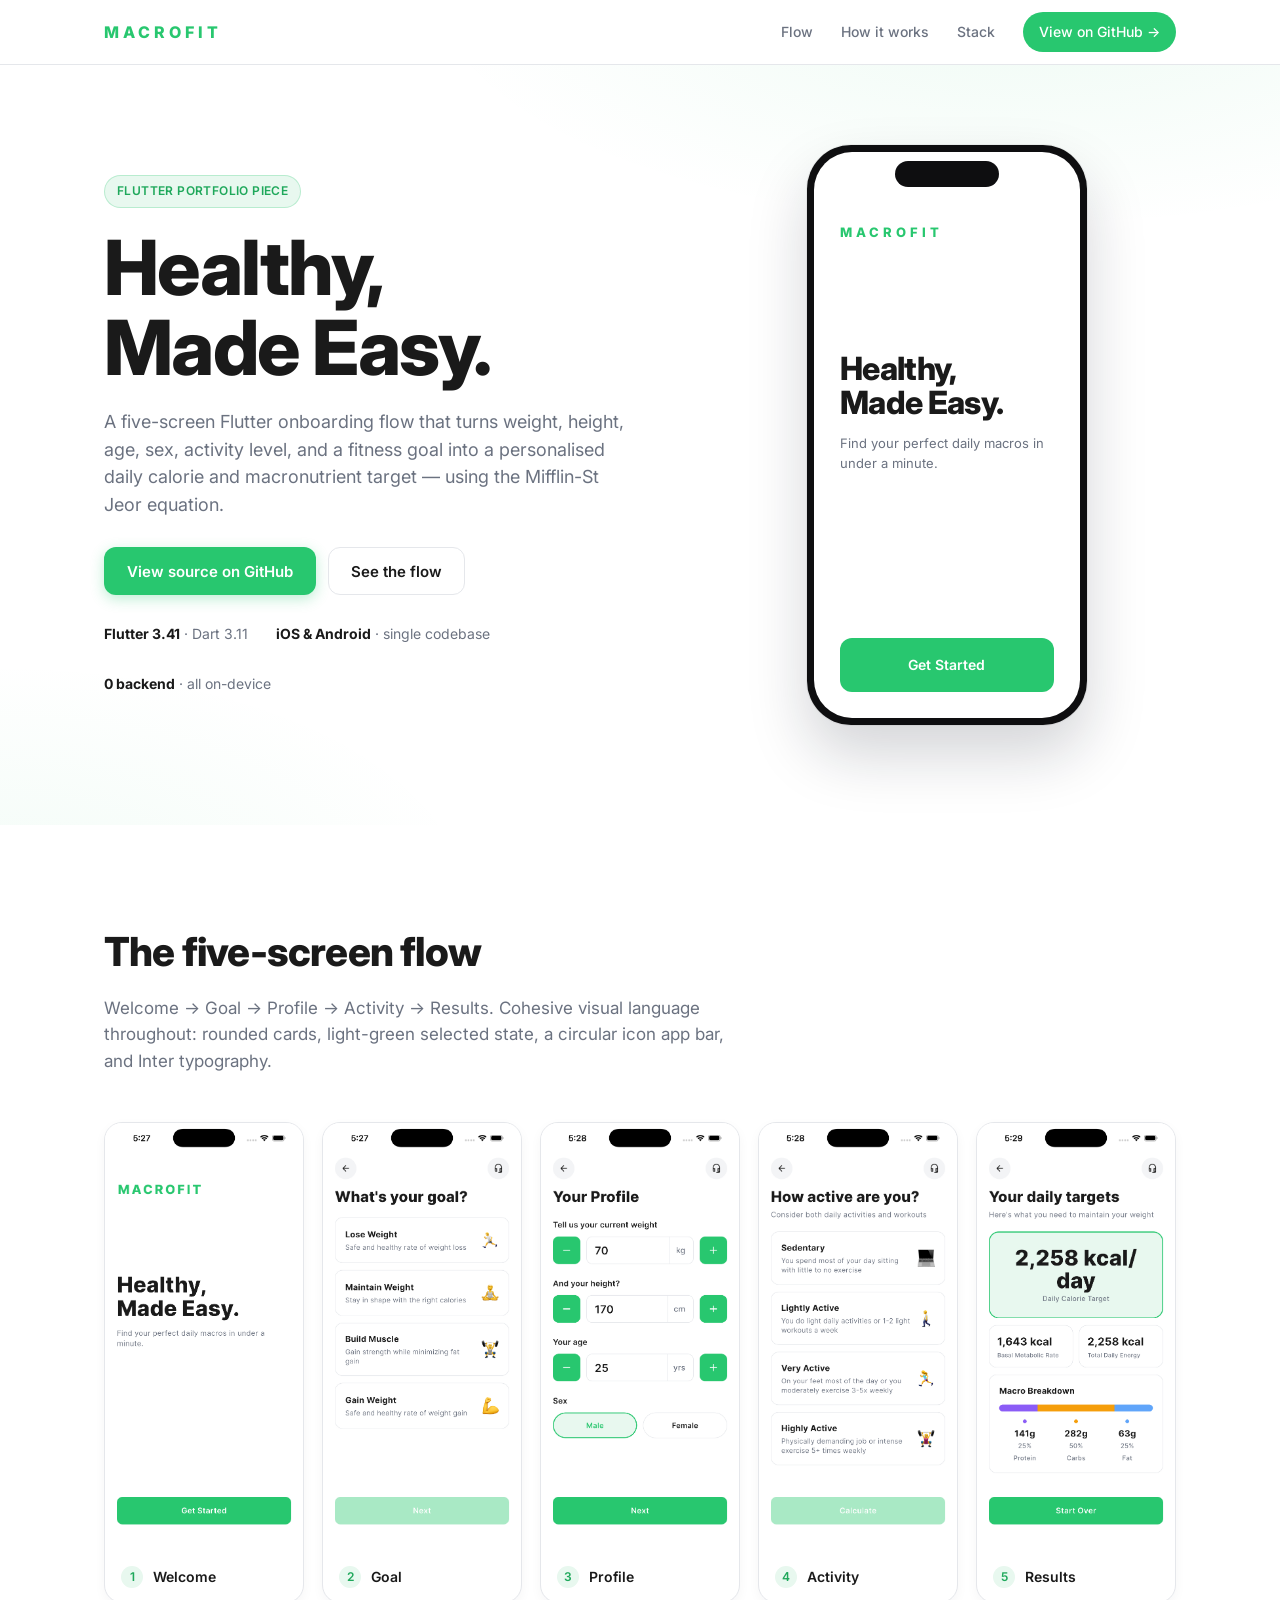
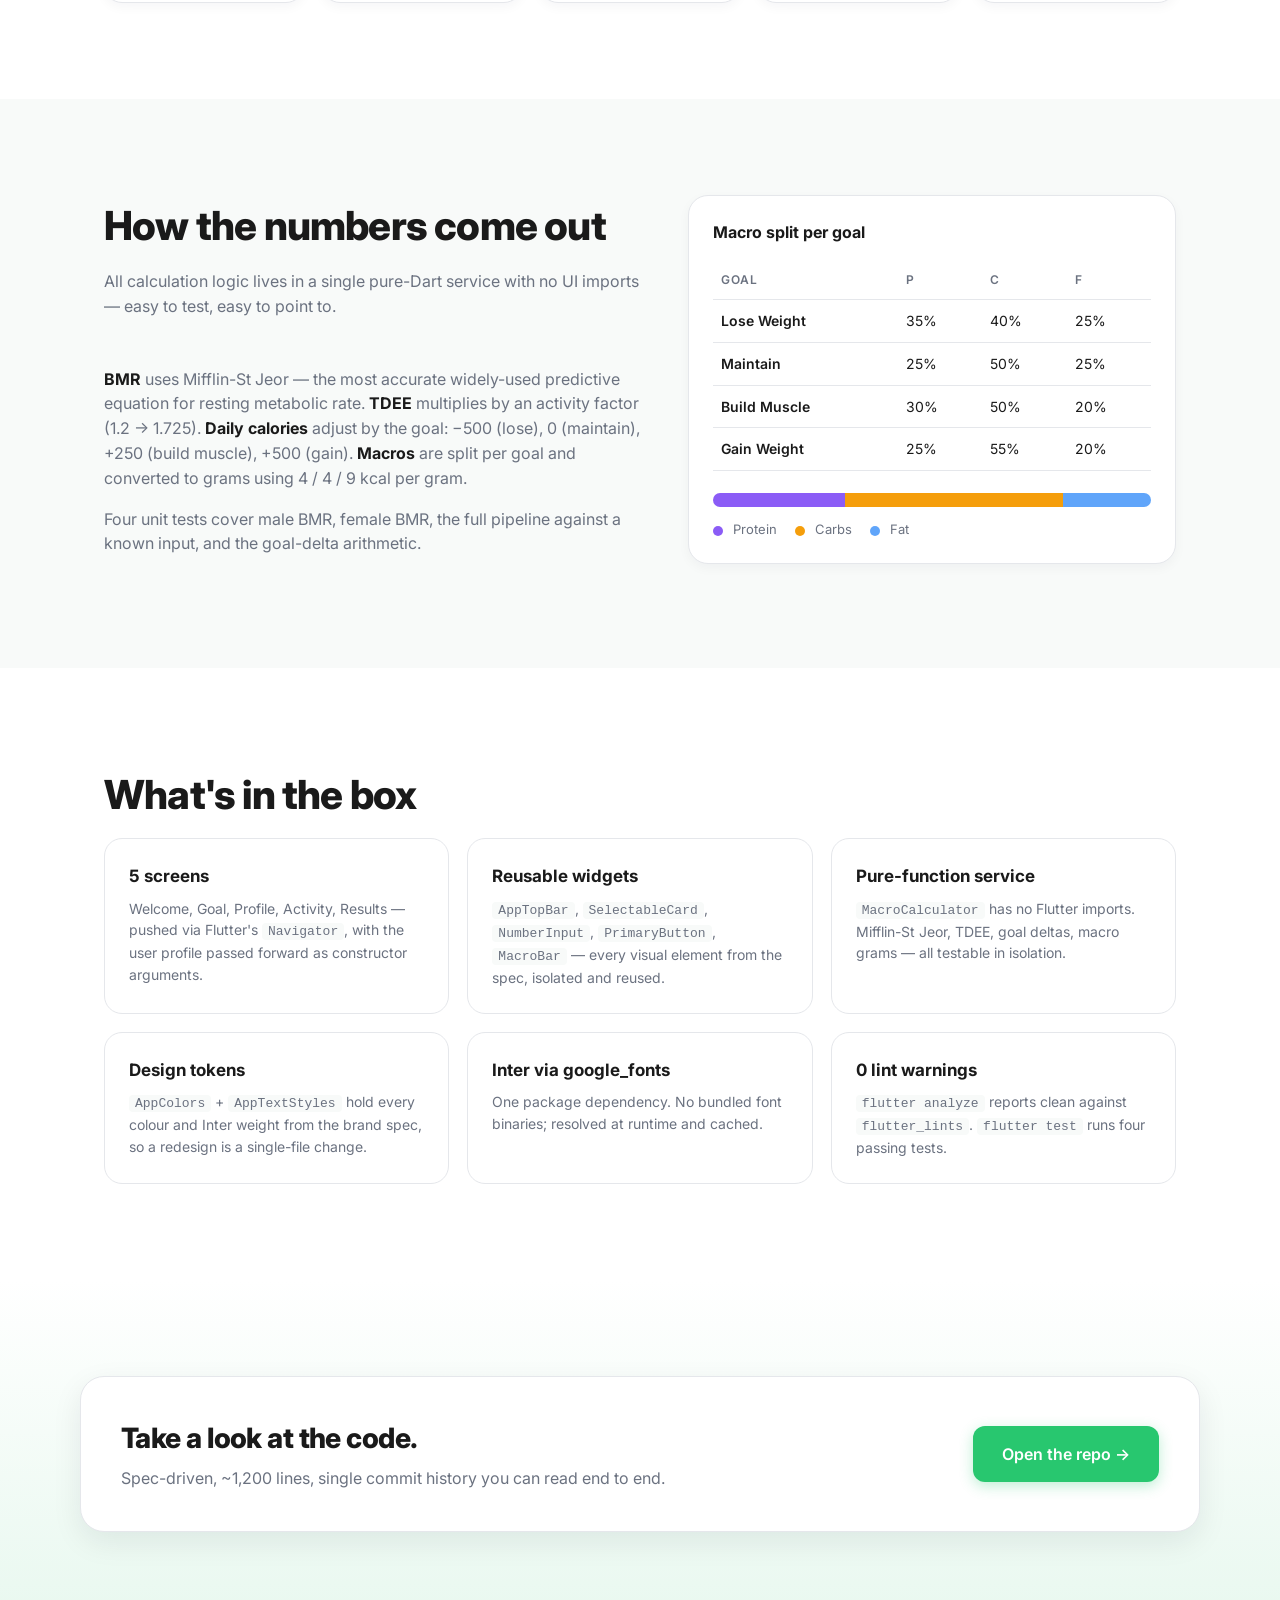
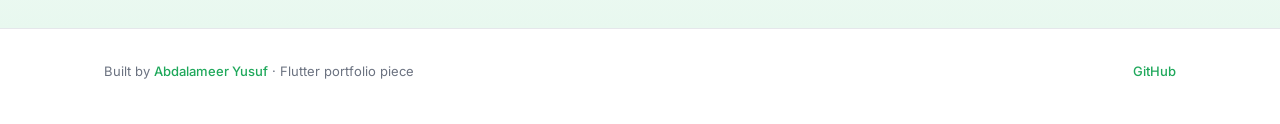
<file: docs/index.html>
<!doctype html>
<html lang="en">
<head>
  <meta charset="utf-8" />
  <meta name="viewport" content="width=device-width, initial-scale=1" />
  <title>MacroFit — a Flutter macro calculator</title>
  <meta name="description" content="A Flutter portfolio piece. Five-screen onboarding flow that calculates daily calorie and macronutrient targets using the Mifflin-St Jeor equation." />
  <meta property="og:title" content="MacroFit" />
  <meta property="og:description" content="A Flutter macro calculator with a five-screen onboarding flow." />
  <meta property="og:type" content="website" />
  <link rel="preconnect" href="https://fonts.googleapis.com" />
  <link rel="preconnect" href="https://fonts.gstatic.com" crossorigin />
  <link href="https://fonts.googleapis.com/css2?family=Inter:wght@400;500;600;700;800&display=swap" rel="stylesheet" />
  <link rel="stylesheet" href="styles.css" />
</head>
<body>
  <header class="topbar">
    <div class="container topbar__inner">
      <a class="brand" href="#top">MACROFIT</a>
      <nav class="nav">
        <a href="#flow">Flow</a>
        <a href="#math">How it works</a>
        <a href="#stack">Stack</a>
        <a class="nav__cta" href="https://github.com/Abdalameeryusuf/macrofit" target="_blank" rel="noopener">View on GitHub →</a>
      </nav>
    </div>
  </header>

  <main id="top">
    <section class="hero">
      <div class="container hero__inner">
        <div class="hero__copy">
          <span class="eyebrow">Flutter portfolio piece</span>
          <h1>Healthy,<br/>Made&nbsp;Easy.</h1>
          <p class="lede">
            A five-screen Flutter onboarding flow that turns weight, height, age, sex, activity level, and a fitness goal into a personalised daily calorie and macronutrient target — using the Mifflin-St Jeor equation.
          </p>
          <div class="hero__ctas">
            <a class="btn btn--primary" href="https://github.com/Abdalameeryusuf/macrofit" target="_blank" rel="noopener">View source on GitHub</a>
            <a class="btn btn--ghost" href="#flow">See the flow</a>
          </div>
          <ul class="hero__meta">
            <li><strong>Flutter 3.41</strong> · Dart 3.11</li>
            <li><strong>iOS &amp; Android</strong> · single codebase</li>
            <li><strong>0 backend</strong> · all on-device</li>
          </ul>
        </div>
        <div class="hero__device" aria-hidden="true">
          <div class="device">
            <div class="device__notch"></div>
            <div class="device__screen">
              <div class="mock">
                <div class="mock__brand">MACROFIT</div>
                <div class="mock__title">Healthy,<br/>Made&nbsp;Easy.</div>
                <div class="mock__sub">Find your perfect daily macros in under a minute.</div>
                <div class="mock__cta">Get Started</div>
              </div>
            </div>
          </div>
        </div>
      </div>
    </section>

    <section id="flow" class="section">
      <div class="container">
        <h2 class="section__title">The five-screen flow</h2>
        <p class="section__sub">Welcome → Goal → Profile → Activity → Results. Cohesive visual language throughout: rounded cards, light-green selected state, a circular icon app bar, and Inter typography.</p>
        <div class="screens">
          <figure class="screen">
            <img src="screenshots/welcome.png" alt="Welcome screen" loading="lazy" />
            <figcaption><span class="step">1</span> Welcome</figcaption>
          </figure>
          <figure class="screen">
            <img src="screenshots/goal.png" alt="Goal selection screen" loading="lazy" />
            <figcaption><span class="step">2</span> Goal</figcaption>
          </figure>
          <figure class="screen">
            <img src="screenshots/profile.png" alt="Profile inputs screen" loading="lazy" />
            <figcaption><span class="step">3</span> Profile</figcaption>
          </figure>
          <figure class="screen">
            <img src="screenshots/activity.png" alt="Activity level screen" loading="lazy" />
            <figcaption><span class="step">4</span> Activity</figcaption>
          </figure>
          <figure class="screen">
            <img src="screenshots/results.png" alt="Results screen showing daily targets" loading="lazy" />
            <figcaption><span class="step">5</span> Results</figcaption>
          </figure>
        </div>
      </div>
    </section>

    <section id="math" class="section section--alt">
      <div class="container math">
        <div>
          <h2 class="section__title">How the numbers come out</h2>
          <p class="section__sub">All calculation logic lives in a single pure-Dart service with no UI imports — easy to test, easy to point to.</p>
          <p>
            <strong>BMR</strong> uses Mifflin-St Jeor — the most accurate widely-used predictive equation for resting metabolic rate. <strong>TDEE</strong> multiplies by an activity factor (1.2 → 1.725). <strong>Daily calories</strong> adjust by the goal: −500 (lose), 0 (maintain), +250 (build muscle), +500 (gain). <strong>Macros</strong> are split per goal and converted to grams using 4 / 4 / 9 kcal per gram.
          </p>
          <p>
            Four unit tests cover male BMR, female BMR, the full pipeline against a known input, and the goal-delta arithmetic.
          </p>
        </div>
        <div class="card">
          <div class="card__title">Macro split per goal</div>
          <table class="splittable">
            <thead><tr><th>Goal</th><th>P</th><th>C</th><th>F</th></tr></thead>
            <tbody>
              <tr><td>Lose Weight</td><td>35%</td><td>40%</td><td>25%</td></tr>
              <tr><td>Maintain</td><td>25%</td><td>50%</td><td>25%</td></tr>
              <tr><td>Build Muscle</td><td>30%</td><td>50%</td><td>20%</td></tr>
              <tr><td>Gain Weight</td><td>25%</td><td>55%</td><td>20%</td></tr>
            </tbody>
          </table>
          <div class="bar" aria-hidden="true">
            <span style="width:30%; background:#8B5CF6"></span>
            <span style="width:50%; background:#F59E0B"></span>
            <span style="width:20%; background:#60A5FA"></span>
          </div>
          <div class="bar__legend">
            <span><i style="background:#8B5CF6"></i> Protein</span>
            <span><i style="background:#F59E0B"></i> Carbs</span>
            <span><i style="background:#60A5FA"></i> Fat</span>
          </div>
        </div>
      </div>
    </section>

    <section id="stack" class="section">
      <div class="container">
        <h2 class="section__title">What's in the box</h2>
        <div class="grid">
          <div class="tile">
            <h3>5 screens</h3>
            <p>Welcome, Goal, Profile, Activity, Results — pushed via Flutter's <code>Navigator</code>, with the user profile passed forward as constructor arguments.</p>
          </div>
          <div class="tile">
            <h3>Reusable widgets</h3>
            <p><code>AppTopBar</code>, <code>SelectableCard</code>, <code>NumberInput</code>, <code>PrimaryButton</code>, <code>MacroBar</code> — every visual element from the spec, isolated and reused.</p>
          </div>
          <div class="tile">
            <h3>Pure-function service</h3>
            <p><code>MacroCalculator</code> has no Flutter imports. Mifflin-St Jeor, TDEE, goal deltas, macro grams — all testable in isolation.</p>
          </div>
          <div class="tile">
            <h3>Design tokens</h3>
            <p><code>AppColors</code> + <code>AppTextStyles</code> hold every colour and Inter weight from the brand spec, so a redesign is a single-file change.</p>
          </div>
          <div class="tile">
            <h3>Inter via google_fonts</h3>
            <p>One package dependency. No bundled font binaries; resolved at runtime and cached.</p>
          </div>
          <div class="tile">
            <h3>0 lint warnings</h3>
            <p><code>flutter analyze</code> reports clean against <code>flutter_lints</code>. <code>flutter test</code> runs four passing tests.</p>
          </div>
        </div>
      </div>
    </section>

    <section class="cta">
      <div class="container cta__inner">
        <div>
          <h2>Take a look at the code.</h2>
          <p>Spec-driven, ~1,200 lines, single commit history you can read end to end.</p>
        </div>
        <a class="btn btn--primary btn--large" href="https://github.com/Abdalameeryusuf/macrofit" target="_blank" rel="noopener">Open the repo →</a>
      </div>
    </section>
  </main>

  <footer class="footer">
    <div class="container footer__inner">
      <span>Built by <a href="mailto:abdalameeryusuf@gmail.com">Abdalameer Yusuf</a> · Flutter portfolio piece</span>
      <span><a href="https://github.com/Abdalameeryusuf/macrofit" target="_blank" rel="noopener">GitHub</a></span>
    </div>
  </footer>
</body>
</html>
</file>
<file: docs/styles.css>
:root {
  --green: #28C76F;
  --green-dark: #1FA85B;
  --tint: #E8F8EF;
  --bg: #FFFFFF;
  --bg-alt: #F8FAF9;
  --text: #1A1A1A;
  --muted: #6B7280;
  --border: #E5E7EB;
  --shadow: 0 10px 30px rgba(16, 24, 40, 0.08);
  --shadow-soft: 0 4px 12px rgba(16, 24, 40, 0.04);
}

* { box-sizing: border-box; }

html, body {
  margin: 0;
  padding: 0;
  background: var(--bg);
  color: var(--text);
  font-family: 'Inter', -apple-system, BlinkMacSystemFont, 'Segoe UI', sans-serif;
  font-size: 16px;
  line-height: 1.55;
  -webkit-font-smoothing: antialiased;
  -moz-osx-font-smoothing: grayscale;
}

a { color: inherit; text-decoration: none; }

img { max-width: 100%; display: block; }

.container {
  max-width: 1120px;
  margin: 0 auto;
  padding: 0 24px;
}

/* ---------- Top bar ---------- */
.topbar {
  position: sticky;
  top: 0;
  z-index: 50;
  background: rgba(255, 255, 255, 0.85);
  backdrop-filter: saturate(180%) blur(14px);
  -webkit-backdrop-filter: saturate(180%) blur(14px);
  border-bottom: 1px solid var(--border);
}

.topbar__inner {
  display: flex;
  align-items: center;
  justify-content: space-between;
  height: 64px;
}

.brand {
  font-weight: 800;
  letter-spacing: 4px;
  color: var(--green);
  font-size: 16px;
}

.nav {
  display: flex;
  align-items: center;
  gap: 28px;
}

.nav a {
  font-size: 14px;
  font-weight: 500;
  color: var(--muted);
  transition: color 0.15s ease;
}

.nav a:hover { color: var(--text); }

.nav__cta {
  background: var(--green);
  color: #fff !important;
  padding: 9px 16px;
  border-radius: 999px;
  font-weight: 600;
}

.nav__cta:hover { background: var(--green-dark); }

@media (max-width: 720px) {
  .nav a:not(.nav__cta) { display: none; }
}

/* ---------- Hero ---------- */
.hero {
  padding: 80px 0 100px;
  background:
    radial-gradient(1000px 400px at 80% -10%, rgba(40, 199, 111, 0.08), transparent 60%),
    radial-gradient(800px 400px at 0% 110%, rgba(40, 199, 111, 0.06), transparent 60%);
}

.hero__inner {
  display: grid;
  grid-template-columns: 1.2fr 1fr;
  gap: 64px;
  align-items: center;
}

.eyebrow {
  display: inline-block;
  background: var(--tint);
  color: var(--green-dark);
  border: 1px solid rgba(40, 199, 111, 0.25);
  padding: 6px 12px;
  border-radius: 999px;
  font-size: 12px;
  font-weight: 600;
  letter-spacing: 0.4px;
  text-transform: uppercase;
  margin-bottom: 20px;
}

.hero h1 {
  font-size: clamp(44px, 7vw, 76px);
  font-weight: 800;
  line-height: 1.05;
  letter-spacing: -0.02em;
  margin: 0 0 20px;
}

.lede {
  font-size: 18px;
  color: var(--muted);
  margin: 0 0 28px;
  max-width: 520px;
}

.hero__ctas {
  display: flex;
  gap: 12px;
  flex-wrap: wrap;
  margin-bottom: 28px;
}

.btn {
  display: inline-flex;
  align-items: center;
  justify-content: center;
  height: 48px;
  padding: 0 22px;
  border-radius: 12px;
  font-weight: 600;
  font-size: 15px;
  transition: all 0.15s ease;
  cursor: pointer;
  border: 1px solid transparent;
}

.btn--primary {
  background: var(--green);
  color: #fff !important;
  box-shadow: 0 4px 14px rgba(40, 199, 111, 0.3);
}

.btn--primary:hover {
  background: var(--green-dark);
  transform: translateY(-1px);
  box-shadow: 0 8px 20px rgba(40, 199, 111, 0.35);
}

.btn--ghost {
  background: transparent;
  color: var(--text);
  border: 1px solid var(--border);
}

.btn--ghost:hover { border-color: var(--text); }

.btn--large {
  height: 56px;
  padding: 0 28px;
  font-size: 16px;
}

.hero__meta {
  list-style: none;
  padding: 0;
  margin: 0;
  display: flex;
  flex-wrap: wrap;
  gap: 28px;
  font-size: 14px;
  color: var(--muted);
}

.hero__meta strong {
  color: var(--text);
  font-weight: 700;
}

/* ---------- Device mockup ---------- */
.hero__device {
  display: flex;
  justify-content: center;
}

.device {
  position: relative;
  width: 280px;
  height: 580px;
  background: #0E0E10;
  border-radius: 44px;
  padding: 7px;
  box-shadow: 0 30px 60px rgba(16, 24, 40, 0.18), 0 0 0 1px rgba(0, 0, 0, 0.05);
}

.device__notch {
  position: absolute;
  top: 16px;
  left: 50%;
  transform: translateX(-50%);
  width: 104px;
  height: 26px;
  background: #0E0E10;
  border-radius: 999px;
  z-index: 2;
}

.device__screen {
  width: 100%;
  height: 100%;
  background: var(--bg);
  border-radius: 38px;
  overflow: hidden;
  position: relative;
}

.mock {
  padding: 70px 26px 26px;
  height: 100%;
  display: flex;
  flex-direction: column;
}

.mock__brand {
  font-weight: 800;
  letter-spacing: 4px;
  color: var(--green);
  font-size: 13px;
  margin-bottom: 110px;
}

.mock__title {
  font-size: 32px;
  font-weight: 800;
  line-height: 1.05;
  letter-spacing: -0.02em;
  margin-bottom: 14px;
}

.mock__sub {
  color: var(--muted);
  font-size: 13px;
  margin-bottom: auto;
}

.mock__cta {
  background: var(--green);
  color: #fff;
  font-weight: 600;
  text-align: center;
  padding: 16px;
  border-radius: 12px;
  font-size: 14px;
}

@media (max-width: 880px) {
  .hero { padding: 56px 0 72px; }
  .hero__inner {
    grid-template-columns: 1fr;
    gap: 48px;
  }
  .hero__device { order: -1; }
  .device { transform: scale(0.85); }
}

/* ---------- Sections ---------- */
.section {
  padding: 96px 0;
}

.section--alt {
  background: var(--bg-alt);
}

.section__title {
  font-size: clamp(28px, 4vw, 40px);
  font-weight: 800;
  letter-spacing: -0.02em;
  margin: 0 0 12px;
}

.section__sub {
  color: var(--muted);
  font-size: 17px;
  max-width: 640px;
  margin: 0 0 48px;
}

/* ---------- Screens row ---------- */
.screens {
  display: grid;
  grid-template-columns: repeat(5, 1fr);
  gap: 18px;
}

.screen {
  margin: 0;
  background: var(--bg);
  border: 1px solid var(--border);
  border-radius: 18px;
  overflow: hidden;
  box-shadow: var(--shadow-soft);
  transition: transform 0.2s ease, box-shadow 0.2s ease;
}

.screen:hover {
  transform: translateY(-4px);
  box-shadow: var(--shadow);
}

.screen img {
  width: 100%;
  aspect-ratio: 9 / 19.5;
  object-fit: cover;
  background: var(--bg-alt);
}

.screen figcaption {
  padding: 14px 16px;
  display: flex;
  align-items: center;
  gap: 10px;
  font-weight: 600;
  font-size: 14px;
}

.step {
  width: 22px;
  height: 22px;
  border-radius: 999px;
  background: var(--tint);
  color: var(--green-dark);
  font-size: 12px;
  display: inline-flex;
  align-items: center;
  justify-content: center;
}

@media (max-width: 980px) {
  .screens { grid-template-columns: repeat(3, 1fr); }
}
@media (max-width: 600px) {
  .screens { grid-template-columns: repeat(2, 1fr); }
  .section { padding: 64px 0; }
}

/* ---------- Math section ---------- */
.math {
  display: grid;
  grid-template-columns: 1.1fr 1fr;
  gap: 48px;
  align-items: start;
}

.math p {
  color: var(--muted);
  font-size: 16px;
}

.math strong { color: var(--text); }

.card {
  background: var(--bg);
  border: 1px solid var(--border);
  border-radius: 20px;
  padding: 24px;
  box-shadow: var(--shadow-soft);
}

.card__title {
  font-weight: 700;
  margin-bottom: 16px;
}

.splittable {
  width: 100%;
  border-collapse: collapse;
  font-size: 14px;
  margin-bottom: 22px;
}

.splittable th,
.splittable td {
  padding: 10px 8px;
  text-align: left;
  border-bottom: 1px solid var(--border);
}

.splittable th {
  font-weight: 600;
  color: var(--muted);
  font-size: 12px;
  text-transform: uppercase;
  letter-spacing: 0.4px;
}

.splittable td:first-child { font-weight: 600; }

.bar {
  display: flex;
  height: 14px;
  border-radius: 999px;
  overflow: hidden;
  margin-bottom: 12px;
}

.bar span { display: block; height: 100%; }

.bar__legend {
  display: flex;
  gap: 18px;
  font-size: 13px;
  color: var(--muted);
  flex-wrap: wrap;
}

.bar__legend i {
  display: inline-block;
  width: 10px;
  height: 10px;
  border-radius: 999px;
  margin-right: 6px;
  vertical-align: middle;
}

@media (max-width: 880px) {
  .math { grid-template-columns: 1fr; }
}

/* ---------- Stack tiles ---------- */
.grid {
  display: grid;
  grid-template-columns: repeat(3, 1fr);
  gap: 18px;
}

.tile {
  background: var(--bg);
  border: 1px solid var(--border);
  border-radius: 18px;
  padding: 24px;
  transition: transform 0.15s ease, border-color 0.15s ease;
}

.tile:hover {
  transform: translateY(-2px);
  border-color: rgba(40, 199, 111, 0.35);
}

.tile h3 {
  margin: 0 0 8px;
  font-size: 17px;
  font-weight: 700;
}

.tile p {
  margin: 0;
  color: var(--muted);
  font-size: 14px;
  line-height: 1.55;
}

.tile code {
  background: var(--bg-alt);
  padding: 1px 6px;
  border-radius: 4px;
  font-size: 13px;
  font-family: 'SF Mono', Menlo, Consolas, monospace;
}

@media (max-width: 880px) {
  .grid { grid-template-columns: repeat(2, 1fr); }
}
@media (max-width: 540px) {
  .grid { grid-template-columns: 1fr; }
}

/* ---------- Final CTA ---------- */
.cta {
  padding: 96px 0;
  background: linear-gradient(180deg, transparent 0%, var(--tint) 100%);
}

.cta__inner {
  background: var(--bg);
  border: 1px solid var(--border);
  border-radius: 24px;
  padding: 40px;
  display: flex;
  align-items: center;
  justify-content: space-between;
  gap: 24px;
  flex-wrap: wrap;
  box-shadow: var(--shadow);
}

.cta h2 {
  font-size: 28px;
  font-weight: 800;
  margin: 0 0 6px;
  letter-spacing: -0.02em;
}

.cta p {
  color: var(--muted);
  margin: 0;
}

/* ---------- Footer ---------- */
.footer {
  padding: 32px 0 48px;
  border-top: 1px solid var(--border);
  background: var(--bg);
}

.footer__inner {
  display: flex;
  justify-content: space-between;
  font-size: 13px;
  color: var(--muted);
  flex-wrap: wrap;
  gap: 12px;
}

.footer a { color: var(--green-dark); font-weight: 500; }
</file>
